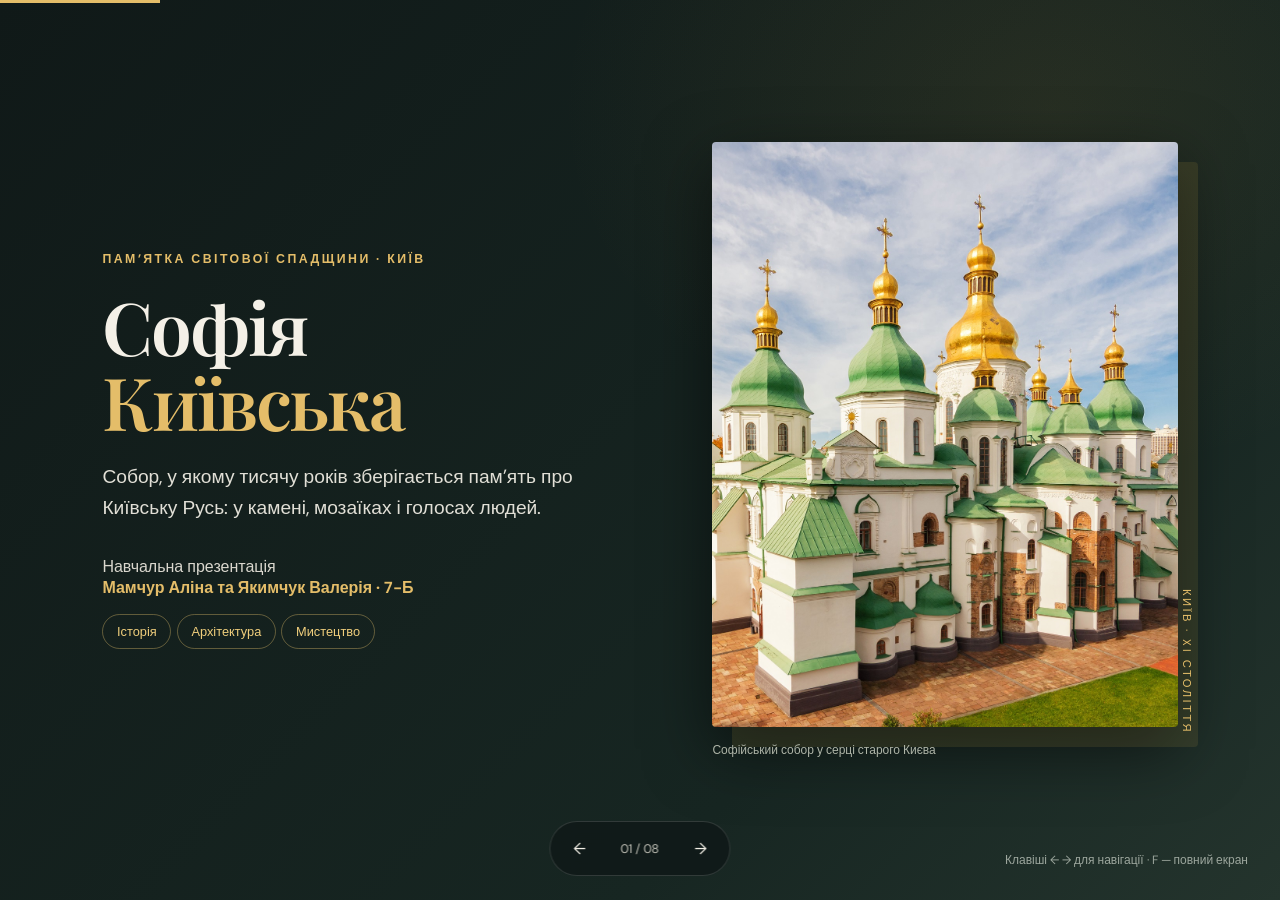
<file: index.html>
<!doctype html>
<html lang="uk">
<head>
<meta charset="utf-8"><meta name="viewport" content="width=device-width,initial-scale=1">
<meta name="theme-color" content="#101b1b"><title>Софія Київська — Аліна Мамчур і Валерія Якимчук, 7-Б</title>
<style>
@import url('https://fonts.googleapis.com/css2?family=DM+Sans:wght@400;500;600;700&family=Playfair+Display:wght@500;600;700&display=swap');
:root{--ink:#f4f0e7;--muted:#c2c1b8;--gold:#e4bd69;--teal:#152321;--panel:#1b2c29;--line:#ffffff24}*{box-sizing:border-box}html,body{margin:0;height:100%;background:#101918;color:var(--ink);font-family:'DM Sans',sans-serif}body{overflow:hidden}.deck{height:100%;position:relative}.slide{position:absolute;inset:0;display:grid;grid-template-columns:1.08fr .92fr;padding:7vh 8vw;gap:5vw;align-items:center;opacity:0;transform:translateX(30px);pointer-events:none;transition:opacity .45s,transform .45s;overflow:auto;background:radial-gradient(ellipse at 82% 12%,#b68b3a1c,transparent 33%),linear-gradient(135deg,#101918,#172622 70%,#24342d)}.slide.active{opacity:1;transform:none;pointer-events:auto}.slide.full{grid-template-columns:1fr}.eyebrow{color:var(--gold);font-size:.77rem;text-transform:uppercase;letter-spacing:.2em;font-weight:700;margin-bottom:1.4rem}.title{font:600 clamp(2.6rem,5.7vw,5.5rem)/1.02 'Playfair Display',serif;letter-spacing:-.03em;margin:0 0 1.4rem}.title em{color:var(--gold);font-style:normal}.lead{font-size:clamp(1rem,1.5vw,1.28rem);line-height:1.65;color:#e1dfd6;max-width:620px}.small{color:var(--muted);font-size:.92rem;line-height:1.65}.tag{display:inline-flex;border:1px solid #d8b66766;color:#f0ce7c;border-radius:99px;padding:.5rem .85rem;font-size:.8rem;margin:1rem .35rem 0 0}.photo{height:min(65vh,620px);width:100%;object-fit:cover;border-radius:4px;box-shadow:20px 20px 0 #d5ab4b1d,0 22px 65px #0008}.photo-wide{height:min(64vh,590px)}.caption{color:#aeb4a7;font-size:.75rem;margin-top:.65rem}.facts{display:grid;grid-template-columns:repeat(2,1fr);gap:1rem;margin-top:2rem}.fact{border-top:1px solid var(--line);padding:1rem 0}.fact strong{display:block;font:600 1.8rem 'Playfair Display';color:var(--gold)}.fact span{font-size:.86rem;color:var(--muted)}.timeline{border-left:1px solid #d2ac5b88;padding-left:1.7rem;margin:1rem 0}.event{position:relative;padding:.2rem 0 1.4rem}.event:before{content:'';position:absolute;left:-2.05rem;top:.5rem;width:9px;height:9px;border-radius:50%;background:var(--gold);box-shadow:0 0 0 5px #d4ad4922}.event b{color:var(--gold);font-size:.9rem}.event p{margin:.35rem 0;color:#d3d4cb;line-height:1.5}.quote{font:500 clamp(1.4rem,3vw,2.5rem)/1.35 'Playfair Display';max-width:850px;border-left:3px solid var(--gold);padding-left:1.5rem}.local-video{display:block;width:min(100%,1050px);max-height:62vh;aspect-ratio:16/9;background:#000;border:1px solid #ffffff25;box-shadow:0 20px 65px #0008}.video-card{position:relative;display:block;width:min(100%,1050px);aspect-ratio:16/9;overflow:hidden;background:#000;border:1px solid #ffffff25;box-shadow:0 20px 65px #0008;color:white;text-decoration:none}.video-card img{width:100%;height:100%;object-fit:cover;opacity:.78;transition:transform .4s,opacity .4s}.video-card:hover img{transform:scale(1.025);opacity:.9}.play{position:absolute;left:50%;top:50%;transform:translate(-50%,-50%);width:76px;height:54px;border-radius:15px;background:#cc0000;display:grid;place-items:center;font-size:25px}.video-title{position:absolute;left:1.2rem;bottom:1rem;background:#101918d9;padding:.75rem 1rem;border-radius:3px;font-weight:700}.video-note{font-size:.82rem;color:var(--muted);margin-top:.7rem}.sources{display:flex;flex-wrap:wrap;gap:.65rem;margin-top:1rem}.sources a{color:#f2d285;text-decoration:none;border:1px solid #ffffff2a;padding:.65rem .8rem;border-radius:4px;font-size:.85rem}.sources a:hover{background:#ffffff14}.controls{position:fixed;z-index:5;bottom:1.5rem;left:50%;transform:translateX(-50%);display:flex;align-items:center;gap:1rem;background:#101918d9;border:1px solid var(--line);border-radius:99px;padding:.5rem .7rem;backdrop-filter:blur(12px)}button{background:transparent;color:var(--ink);border:0;padding:.5rem .75rem;font:inherit;cursor:pointer}button:hover{color:var(--gold)}.count{font-size:.78rem;color:var(--muted);min-width:3.3rem;text-align:center}.progress{position:fixed;z-index:6;top:0;left:0;height:3px;background:var(--gold);width:0;transition:width .35s}.hint{position:fixed;right:2rem;bottom:2rem;color:#9ca69d;font-size:.75rem}.author{margin-top:2rem;color:#dad7ce}.author b{color:var(--gold)}.cover-photo{position:relative}.cover-photo:after{content:'КИЇВ · XI СТОЛІТТЯ';position:absolute;right:-1rem;bottom:1.5rem;writing-mode:vertical-rl;color:var(--gold);letter-spacing:.22em;font-size:.7rem}.list{font-size:1.05rem;line-height:1.8;color:#dfdfd6;padding-left:1.25rem}.list li{padding-left:.35rem;margin:.4rem 0}.list li::marker{color:var(--gold)}
@media(max-width:800px){body{overflow:hidden}.slide{grid-template-columns:1fr;align-content:center;padding:5vh 7vw;gap:1.5rem}.slide:not(.full){grid-template-columns:1fr}.slide:not(.full) .visual{display:none}.slide{overflow-y:auto}.title{font-size:clamp(2.3rem,11vw,4.5rem)}.lead{font-size:1rem}.hint{display:none}.facts{margin-top:.7rem}.eyebrow{margin-bottom:.7rem}.controls{bottom:.7rem}.video-wrap{margin-top:.4rem}}
</style></head>
<body><div class="progress" id="progress"></div><main class="deck" id="deck">
<section class="slide active"><div><div class="eyebrow">Пам’ятка світової спадщини · Київ</div><h1 class="title">Софія<br><em>Київська</em></h1><p class="lead">Собор, у якому тисячу років зберігається пам’ять про Київську Русь: у камені, мозаїках і голосах людей.</p><div class="author">Навчальна презентація<br><b>Мамчур Аліна та Якимчук Валерія · 7-Б</b></div><span class="tag">Історія</span><span class="tag">Архітектура</span><span class="tag">Мистецтво</span></div><div class="visual cover-photo"><img class="photo" src="assets/sophia.jpg" alt="Софійський собор у Києві"><div class="caption">Софійський собор у серці старого Києва</div></div></section>
<section class="slide"><div><div class="eyebrow">01 · Звідки починається історія</div><h2 class="title">Храм для<br><em>нової столиці</em></h2><p class="lead">Собор постав у Києві в XI столітті, за князювання Ярослава Мудрого. Його будували як головний християнський храм столиці Русі — величний знак сили, віри й освіченості держави.</p><p class="small">Назва «Софія» означає «Премудрість Божа». У роботі над храмом поєдналися знання місцевих майстрів і візантійські мистецькі традиції.</p><div class="facts"><div class="fact"><strong>XI ст.</strong><span>час спорудження</span></div><div class="fact"><strong>Ярослав</strong><span>князь, за якого зведено собор</span></div></div></div><div class="visual"><img class="photo" src="assets/exterior.jpg" alt="Собор і його бані"><div class="caption">Біля собору відбувалися важливі події державного життя</div></div></section>
<section class="slide"><div><div class="eyebrow">02 · Архітектура</div><h2 class="title">Куполи,<br><em>що ведуть угору</em></h2><p class="lead">Первісний собор був хрестово-купольним храмом із п’ятьма навами. Його багатокупольний силует створював урочистий ритм, а простір усередині спрямовував погляд до центрального купола.</p><ul class="list"><li>Центральний купол підноситься над храмом.</li><li>Арки, стовпи й галереї ділять простір на виразні частини.</li><li>Зовнішній вигляд змінювався: у XVII–XVIII століттях собор набув рис українського бароко.</li></ul></div><div class="visual"><img class="photo" src="assets/belltower.jpg" alt="Зовнішній вигляд Софійського собору"><div class="caption">Сьогоднішній ансамбль поєднує давню основу та барокові нашарування</div></div></section>
<section class="slide"><div><div class="eyebrow">03 · Вікна й світло</div><h2 class="title">Як храм<br><em>впускав світло?</em></h2><p class="lead">У давньому храмі світло було частиною задуму. Вузькі аркові віконні прорізи у товстих стінах пропускали сонячні промені всередину й підкреслювали висоту простору.</p><p class="small">На відміну від сучасних великих скляних вікон, середньовічні прорізи були невеликими. У напівтемряві інтер’єру особливо виразно мерехтіли золоті смальтові мозаїки.</p><span class="tag">Аркові прорізи</span><span class="tag">Товсті стіни</span><span class="tag">Світло на мозаїках</span></div><div class="visual"><img class="photo" src="assets/mosaic.jpg" alt="Архітектура собору"><div class="caption">Світло й золоте тло мозаїк створювали особливу атмосферу</div></div></section>
<section class="slide"><div><div class="eyebrow">04 · Мистецький скарб</div><h2 class="title">Стіни, що<br><em>розповідають</em></h2><p class="lead">Усередині збереглися унікальні мозаїки й фрески XI століття. Найвідоміший образ — Богородиця Оранта в головній апсиді, піднята в молитві за людей.</p><div class="facts"><div class="fact"><strong>260 м²</strong><span>збережених давніх мозаїк</span></div><div class="fact"><strong>≈ 3 000 м²</strong><span>фрескового живопису XI століття</span></div></div><p class="small">Мозаїку складали з маленьких кубиків смальти й каменю. Фрески наносили на вологу штукатурку — так фарби ставали частиною стіни.</p></div><div class="visual"><img class="photo" src="assets/mosaic2.jpg" alt="Софійський собор"><div class="caption">Інтер’єр собору зберігає один із найповніших ансамблів монументального живопису XI століття</div></div></section>
<section class="slide"><div><div class="eyebrow">05 · Собор і люди</div><h2 class="title">Не лише<br><em>місце молитви</em></h2><p class="lead">Софія була важливим осередком державного та культурного життя. Тут приймали послів, укладали літописи, навчали й ухвалювали важливі рішення.</p><div class="timeline"><div class="event"><b>XI століття</b><p>За Ярослава Мудрого постає головний храм Києва.</p></div><div class="event"><b>1054 рік</b><p>У соборі поховали князя Ярослава Мудрого; його саркофаг зберігся донині.</p></div><div class="event"><b>XVII–XVIII століття</b><p>Формується бароковий монастирський ансамбль довкола собору.</p></div><div class="event"><b>1990 рік</b><p>Комплекс внесено до Списку всесвітньої спадщини ЮНЕСКО.</p></div></div></div><div class="visual"><img class="photo" src="assets/sarcophagus.jpg" alt="Собор і дзвіниця"><div class="caption">У Софії відбувалися важливі події державного життя</div></div></section>
<section class="slide full"><div><div class="eyebrow">06 · Переглянь відео</div><h2 class="title">Софія <em>на екрані</em></h2><p class="small">Відео за посиланням, наданим для презентації</p><video class="local-video" controls playsinline preload="metadata" poster="assets/video_thumb.jpg"><source src="assets/video.mp4" type="video/mp4">Ваш браузер не підтримує відтворення MP4.</video><div class="video-note">Відео вбудоване у презентацію та доступне локально.</div></div></section>
<section class="slide"><div><div class="eyebrow">07 · Підсумок</div><h2 class="title">Спадщина,<br><em>яку бережемо</em></h2><p class="quote">«Софія Київська — це не тільки давній храм. Це жива пам’ять про майстерність, знання й історію України».</p><p class="lead">Її мозаїки, фрески та архітектура допомагають нам уявити Київ тисячу років тому. Збереження цієї пам’ятки — відповідальність перед майбутніми поколіннями.</p><div class="eyebrow" style="margin-top:2rem">Джерела</div><div class="sources"><a href="https://sofiia-kyivska.ua/museum/1/" target="_blank" rel="noreferrer">Національний заповідник</a><a href="https://sofiia-kyivska.ua/unesco/" target="_blank" rel="noreferrer">«Софія Київська» · ЮНЕСКО</a><a href="https://whc.unesco.org/en/list/527/" target="_blank" rel="noreferrer">UNESCO World Heritage</a></div></div><div class="visual"><img class="photo" src="assets/sophia.jpg" alt="Софія Київська"><div class="caption">Дякую за увагу! · Мамчур Аліна та Якимчук Валерія, 7-Б</div></div></section>
</main><div class="controls"><button id="prev" aria-label="Попередній слайд">←</button><span class="count" id="count">01 / 08</span><button id="next" aria-label="Наступний слайд">→</button></div><div class="hint">Клавіші ← → для навігації · F — повний екран</div>
<script>const slides=[...document.querySelectorAll('.slide')],count=document.getElementById('count'),progress=document.getElementById('progress');let i=0;function show(n){i=(n+slides.length)%slides.length;slides.forEach((s,k)=>s.classList.toggle('active',k===i));count.textContent=String(i+1).padStart(2,'0')+' / '+String(slides.length).padStart(2,'0');progress.style.width=((i+1)/slides.length*100)+'%'}document.getElementById('prev').onclick=()=>show(i-1);document.getElementById('next').onclick=()=>show(i+1);window.addEventListener('keydown',e=>{if(['ArrowRight',' ','PageDown'].includes(e.key)){e.preventDefault();show(i+1)}if(['ArrowLeft','PageUp'].includes(e.key)){e.preventDefault();show(i-1)}if(e.key.toLowerCase()==='f'){document.fullscreenElement?document.exitFullscreen():document.documentElement.requestFullscreen?.()}});let x=0;document.addEventListener('touchstart',e=>x=e.touches[0].clientX,{passive:true});document.addEventListener('touchend',e=>{const d=e.changedTouches[0].clientX-x;if(Math.abs(d)>65)show(i+(d<0?1:-1))},{passive:true});show(0);</script></body></html>
</file>
